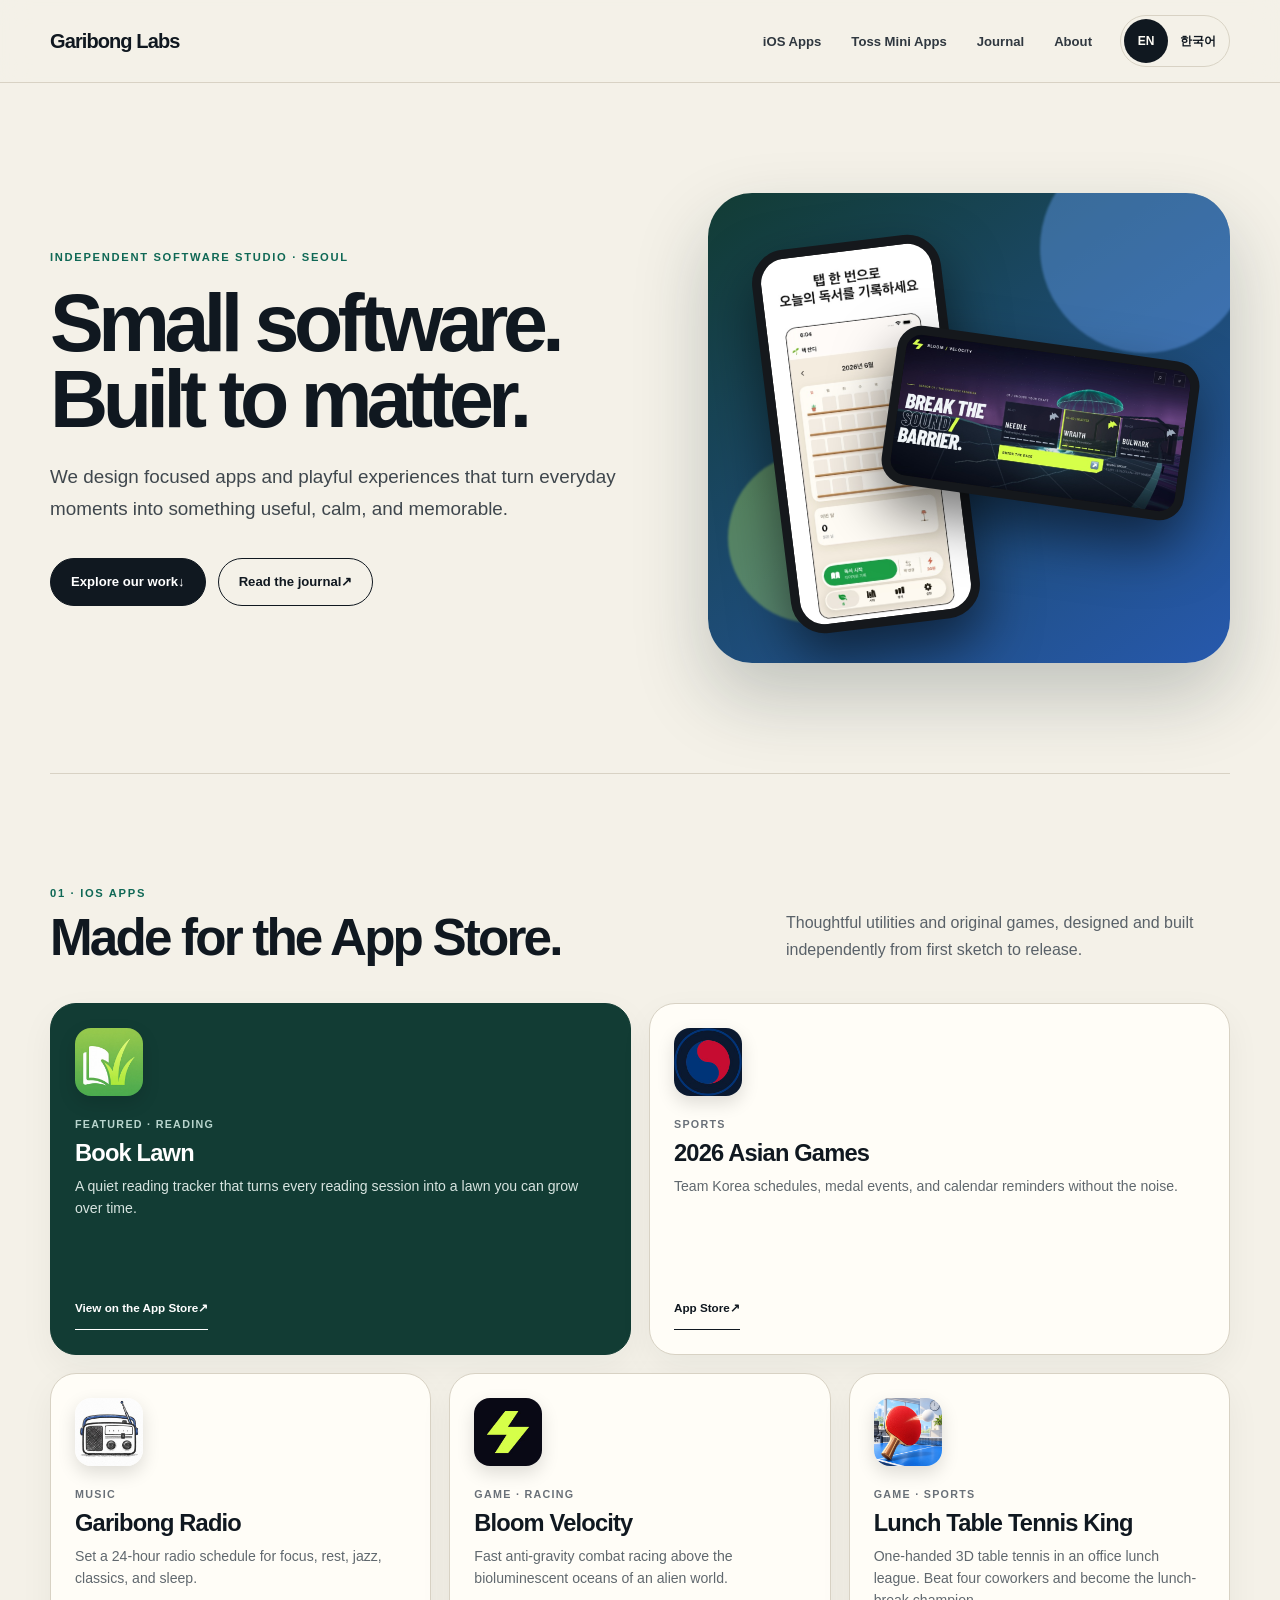
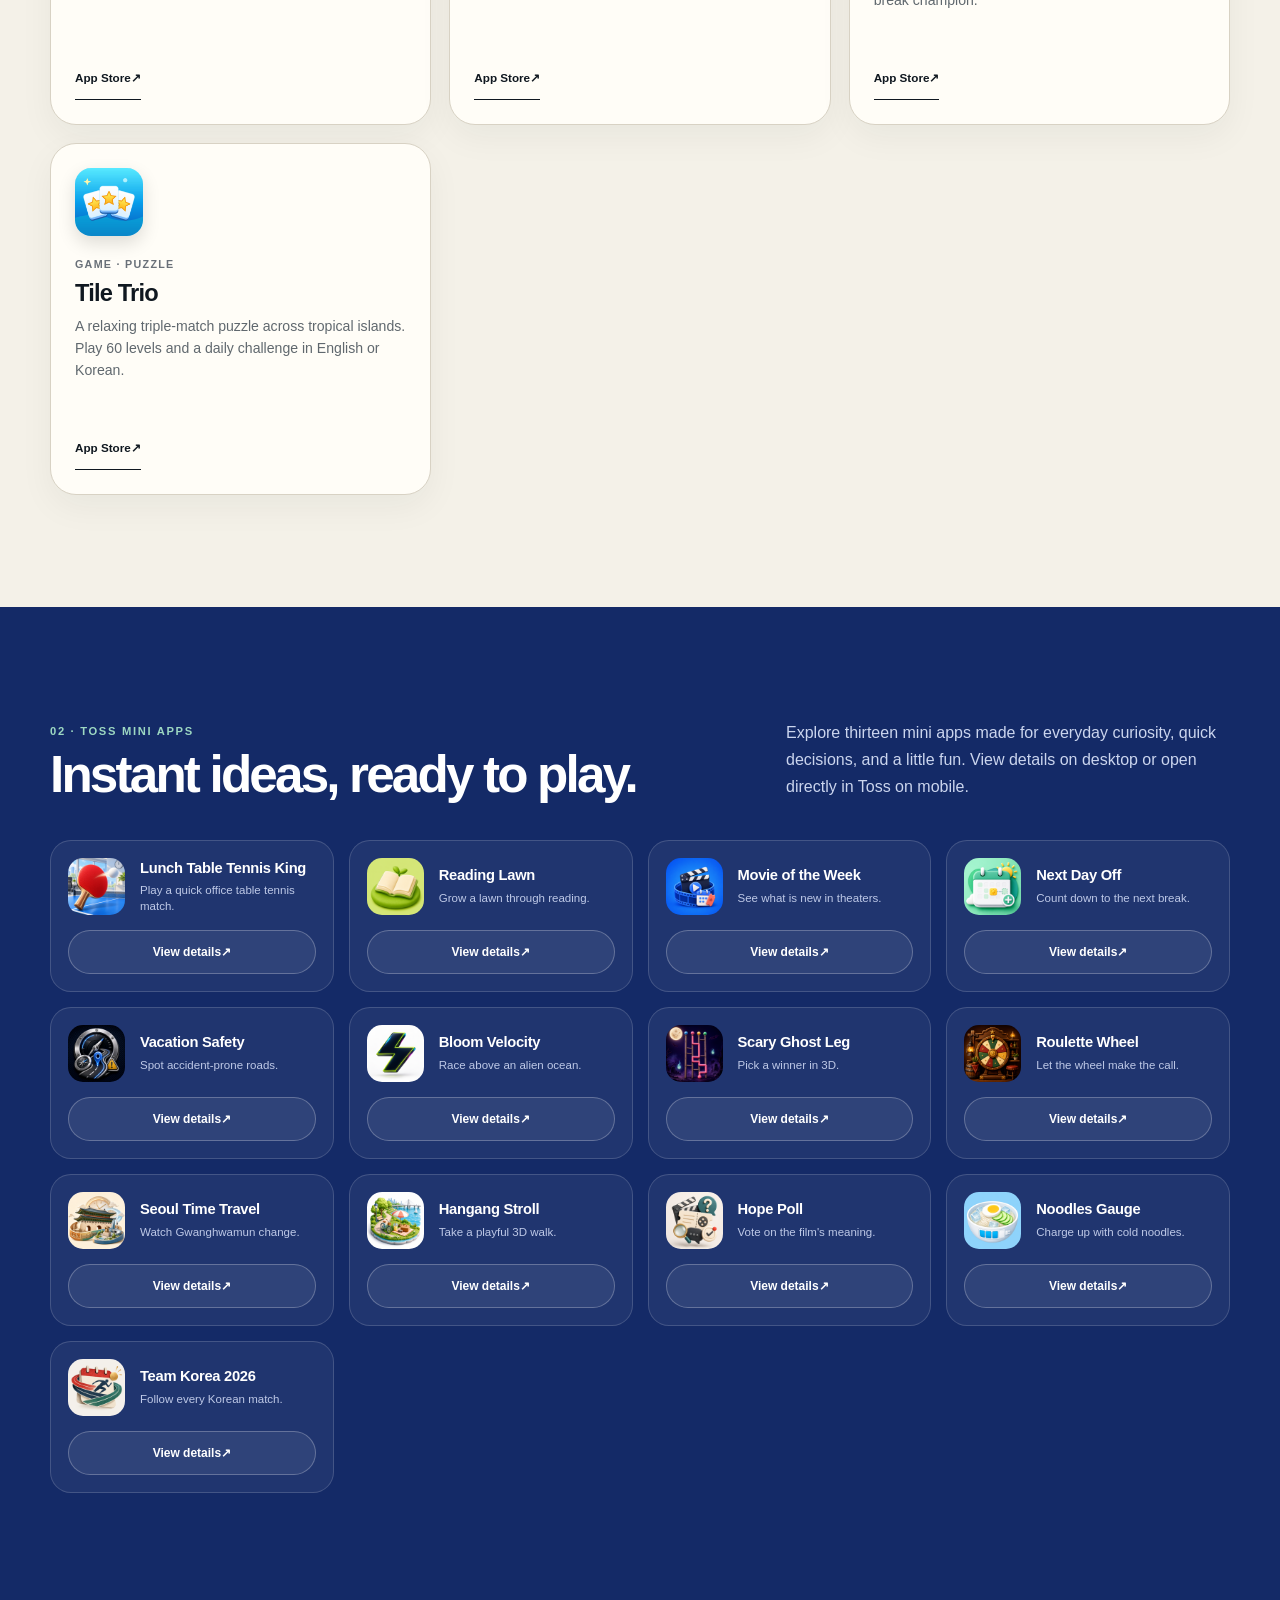
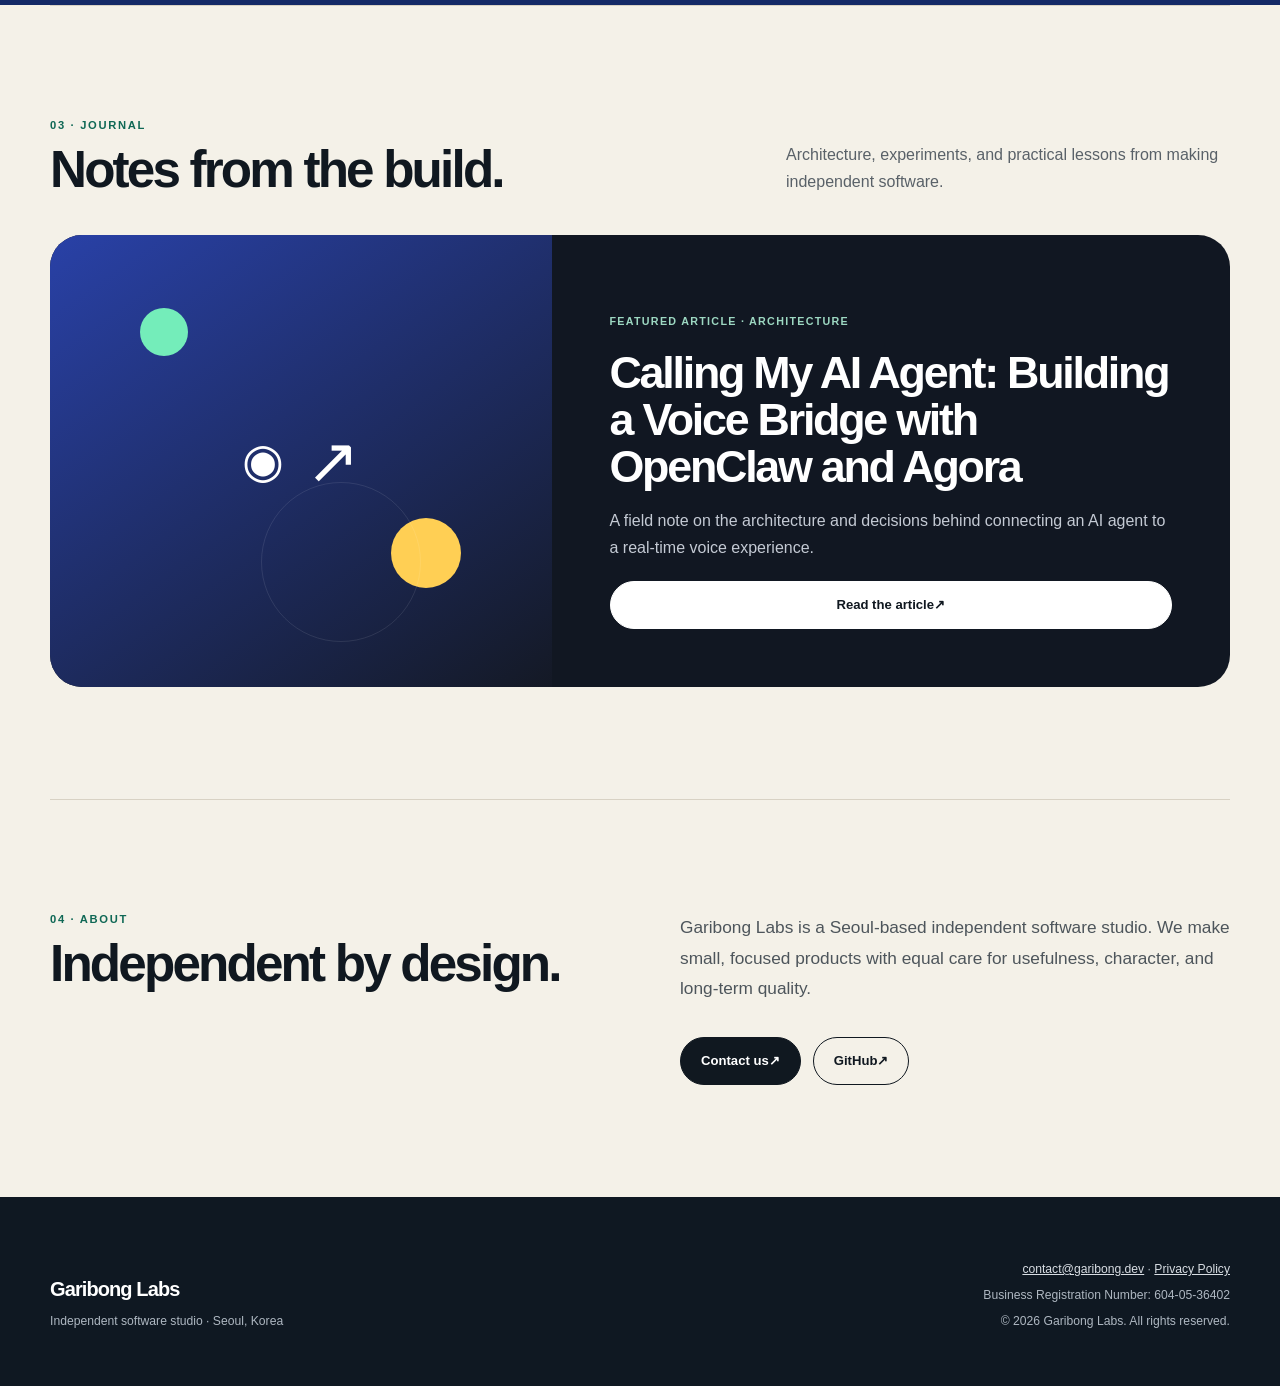
<file: index.html>
<!doctype html>
<html lang="en">
  <head>
    <meta charset="utf-8" />
    <meta name="viewport" content="width=device-width, initial-scale=1" />
    <meta name="theme-color" content="#f4f1e8" />
    <title>Garibong Labs · Independent Software Studio</title>
    <meta
      name="description"
      content="Garibong Labs is an independent software studio in Seoul, building thoughtful iOS apps, playful games, and Toss mini apps."
    />
    <link rel="canonical" href="https://garibong.dev/" />
    <link rel="icon" href="/assets/favicon.svg" type="image/svg+xml" />
    <meta
      property="og:title"
      content="Garibong Labs · Small software. Built to matter."
    />
    <meta
      property="og:description"
      content="Thoughtful iOS apps, playful games, and Toss mini apps from an independent studio in Seoul."
    />
    <meta property="og:type" content="website" />
    <meta property="og:url" content="https://garibong.dev/" />
    <link rel="stylesheet" href="/style.css" />
  </head>
  <body>
    <a class="skip-link" href="#main-content"><span data-i18n="skip">Skip to content</span></a>
    <header class="site-header">
      <div class="shell header-inner">
        <a class="wordmark" href="#top" aria-label="Garibong Labs, home" data-i18n-aria-label="a11y.0"
          ><span data-i18n="studio">Garibong Labs</span></a
        >
        <div class="language-switch" role="group" aria-label="Language" hidden>
          <button type="button" data-language="en" aria-pressed="true" lang="en">EN</button>
          <button type="button" data-language="ko" aria-pressed="false" lang="ko">한국어</button>
        </div>
        <nav aria-label="Primary navigation" data-i18n-aria-label="a11y.1">
          <ul class="nav-list">
            <li><a href="#ios-apps"><span data-i18n="nav.ios">iOS Apps</span></a></li>
            <li><a href="#toss-apps"><span data-i18n="nav.toss">Toss Mini Apps</span></a></li>
            <li><a href="#journal"><span data-i18n="nav.journal">Journal</span></a></li>
            <li><a href="#about"><span data-i18n="nav.about">About</span></a></li>
          </ul>
        </nav>
        <a class="nav-cta" href="#ios-apps"
          ><span data-i18n="nav.explore">Explore work</span> <span aria-hidden="true">↓</span></a
        >
      </div>
    </header>

    <main id="main-content">
      <section class="hero shell" id="top" aria-labelledby="hero-title">
        <div class="hero-copy">
          <p class="eyebrow"><span data-i18n="hero.eyebrow">Independent software studio · Seoul</span></p>
          <h1 id="hero-title"><span data-i18n="hero.line1">Small software.</span><br /><span data-i18n="hero.line2">Built to matter.</span></h1>
          <p class="hero-lede">
            <span data-i18n="hero.description">We design focused apps and playful experiences that turn everyday
            moments into something useful, calm, and memorable.</span>
          </p>
          <div class="button-row">
            <a class="button button--dark" href="#ios-apps"
              ><span data-i18n="hero.explore">Explore our work</span> <span aria-hidden="true">↓</span></a
            >
            <a class="button button--outline" href="#journal"
              ><span data-i18n="hero.journal">Read the journal</span> <span aria-hidden="true">↗</span></a
            >
          </div>
        </div>
        <div
          class="hero-art"
          aria-label="Book Lawn and Bloom Velocity app previews" data-i18n-aria-label="a11y.2"
        >
          <div class="glow glow--one" aria-hidden="true"></div>
          <div class="glow glow--two" aria-hidden="true"></div>
          <figure class="device device--portrait">
            <img
              src="/assets/ios/book-lawn-screen.jpg"
              alt="Book Lawn reading tracker screen" data-i18n-alt="a11y.3"
              width="444"
              height="960"
            />
          </figure>
          <figure class="device device--landscape">
            <img
              src="/assets/ios/bloom-screen.jpg"
              alt="Bloom Velocity anti-gravity racing game screen" data-i18n-alt="a11y.4"
              width="960"
              height="444"
            />
          </figure>
        </div>
      </section>

      <section class="section shell" id="ios-apps" aria-labelledby="ios-title">
        <div class="section-heading">
          <div>
            <p class="eyebrow"><span data-i18n="ios.eyebrow">01 · iOS Apps</span></p>
            <h2 id="ios-title"><span data-i18n="ios.title">Made for the App Store.</span></h2>
          </div>
          <p>
            <span data-i18n="ios.description">Thoughtful utilities and original games, designed and built
            independently from first sketch to release.</span>
          </p>
        </div>
        <div class="ios-grid">
          <article class="product-card product-card--featured">
            <div>
              <img
                class="app-icon"
                src="/assets/ios/book-lawn.jpg"
                alt=""
                width="512"
                height="512"
                loading="lazy"
                decoding="async"
              />
              <p class="card-kicker"><span data-i18n="ios.featured">Featured · Reading</span></p>
              <h3><span data-i18n="app.book">Book Lawn</span></h3>
              <p>
                <span data-i18n="app.book.description">A quiet reading tracker that turns every reading session into a
                lawn you can grow over time.</span>
              </p>
            </div>
            <a
              class="card-link card-link--light"
              href="https://apps.apple.com/app/book-lawn-reading-tracker/id6757746167"
              target="_blank"
              rel="noopener noreferrer"
              aria-label="View on the App Store — Book Lawn" data-i18n-aria-label="a11y.5"
              ><span data-i18n="ios.store.featured">View on the App Store</span> <span aria-hidden="true">↗</span></a
            >
          </article>

          <article class="product-card">
            <div>
              <img
                class="app-icon"
                src="/assets/ios/asian-games.jpg"
                alt=""
                width="512"
                height="512"
                loading="lazy"
                decoding="async"
              />
              <p class="card-kicker"><span data-i18n="category.sports">Sports</span></p>
              <h3><span data-i18n="app.asian">2026 Asian Games</span></h3>
              <p>
                <span data-i18n="app.asian.description">Team Korea schedules, medal events, and calendar reminders
                without the noise.</span>
              </p>
            </div>
            <a
              class="card-link"
              href="https://apps.apple.com/app/2026-%EC%95%84%EC%8B%9C%EC%95%88%EA%B2%8C%EC%9E%84-%ED%95%9C%EA%B5%AD%ED%8C%80-%EC%9D%BC%EC%A0%95/id6811900002"
              target="_blank"
              rel="noopener noreferrer"
              aria-label="View 2026 Asian Games on the App Store" data-i18n-aria-label="a11y.6"
              ><span data-i18n="ios.store">App Store</span> <span aria-hidden="true">↗</span></a
            >
          </article>

          <article class="product-card">
            <div>
              <img
                class="app-icon"
                src="/assets/ios/garibong-radio.jpg"
                alt=""
                width="512"
                height="512"
                loading="lazy"
                decoding="async"
              />
              <p class="card-kicker"><span data-i18n="category.music">Music</span></p>
              <h3><span data-i18n="app.radio">Garibong Radio</span></h3>
              <p>
                <span data-i18n="app.radio.description">Set a 24-hour radio schedule for focus, rest, jazz, classics,
                and sleep.</span>
              </p>
            </div>
            <a
              class="card-link"
              href="https://apps.apple.com/kr/app/id6757255846"
              target="_blank"
              rel="noopener noreferrer"
              aria-label="View Garibong Radio on the App Store" data-i18n-aria-label="a11y.7"
              ><span data-i18n="ios.store">App Store</span> <span aria-hidden="true">↗</span></a
            >
          </article>

          <article class="product-card">
            <div>
              <img
                class="app-icon"
                src="/assets/ios/bloom-velocity.jpg"
                alt=""
                width="512"
                height="512"
                loading="lazy"
                decoding="async"
              />
              <p class="card-kicker"><span data-i18n="category.racing">Game · Racing</span></p>
              <h3><span data-i18n="app.bloom">Bloom Velocity</span></h3>
              <p>
                <span data-i18n="app.bloom.description">Fast anti-gravity combat racing above the bioluminescent oceans
                of an alien world.</span>
              </p>
            </div>
            <a
              class="card-link"
              href="https://apps.apple.com/app/bloom-velocity/id6809160127"
              target="_blank"
              rel="noopener noreferrer"
              aria-label="View Bloom Velocity on the App Store" data-i18n-aria-label="a11y.8"
              ><span data-i18n="ios.store">App Store</span> <span aria-hidden="true">↗</span></a
            >
          </article>

          <article class="product-card">
            <div>
              <img
                class="app-icon"
                src="/assets/ios/lunch-table-tennis-king.jpg"
                alt=""
                width="512"
                height="512"
                loading="lazy"
                decoding="async"
              />
              <p class="card-kicker"><span data-i18n="category.sportsgame">Game · Sports</span></p>
              <h3><span data-i18n="app.tennis">Lunch Table Tennis King</span></h3>
              <p>
                <span data-i18n="app.tennis.description">One-handed 3D table tennis in an office lunch league. Beat four
                coworkers and become the lunch-break champion.</span>
              </p>
            </div>
            <a
              class="card-link"
              href="https://apps.apple.com/app/id6819986217"
              target="_blank"
              rel="noopener noreferrer"
              aria-label="View Lunch Table Tennis King on the App Store" data-i18n-aria-label="a11y.9"
              ><span data-i18n="ios.store">App Store</span> <span aria-hidden="true">↗</span></a
            >
          </article>

          <article class="product-card">
            <div>
              <img
                class="app-icon"
                src="/assets/ios/tile-trio.jpg"
                alt=""
                width="512"
                height="512"
                loading="lazy"
                decoding="async"
              />
              <p class="card-kicker"><span data-i18n="category.puzzle">Game · Puzzle</span></p>
              <h3><span data-i18n="app.tile">Tile Trio</span></h3>
              <p>
                <span data-i18n="app.tile.description">A relaxing triple-match puzzle across tropical islands. Play
                60 levels and a daily challenge in English or Korean.</span>
              </p>
            </div>
            <a
              class="card-link"
              href="https://apps.apple.com/app/id6819204712"
              target="_blank"
              rel="noopener noreferrer"
              aria-label="View Tile Trio on the App Store" data-i18n-aria-label="a11y.10"
              ><span data-i18n="ios.store">App Store</span> <span aria-hidden="true">↗</span></a
            >
          </article>
        </div>
      </section>

      <section
        class="section section--blue"
        id="toss-apps"
        aria-labelledby="toss-title"
      >
        <div class="shell">
          <div class="section-heading section-heading--light">
            <div>
              <p class="eyebrow eyebrow--light"><span data-i18n="toss.eyebrow">02 · Toss Mini Apps</span></p>
              <h2 id="toss-title"><span data-i18n="toss.title">Instant ideas, ready to play.</span></h2>
            </div>
            <p>
              <span data-i18n="toss.description">Explore thirteen mini apps made for everyday curiosity, quick
              decisions, and a little fun. View details on desktop or open
              directly in Toss on mobile.</span>
            </p>
          </div>
          <ul class="mini-grid" aria-label="Live Toss mini apps" data-i18n-aria-label="a11y.11">
            <li class="mini-card">
              <img
                src="/assets/toss/lunch-table-tennis-king.png"
                alt=""
                width="600"
                height="600"
                loading="lazy"
                decoding="async"
              />
              <div>
                <h3><span data-i18n="app.tennis">Lunch Table Tennis King</span></h3>
                <p><span data-i18n="toss.tennis.description">Play a quick office table tennis match.</span></p>
              </div>
              <a
                class="mini-link"
                href="intoss://table-tennis-game"
                aria-label="Open in Toss — Lunch Table Tennis King" data-i18n-aria-label="a11y.12"
                ><span data-i18n="toss.open">Open in Toss</span> <span aria-hidden="true">↗</span></a
              >
              <a
                class="mini-detail"
                href="https://tossminiapp.com/d/table-tennis-game?referrer=miniapp_detail_share"
                target="_blank"
                rel="noopener noreferrer"
                aria-label="View details — Lunch Table Tennis King (opens in a new tab)" data-i18n-aria-label="a11y.13"
                ><span data-i18n="toss.details">View details</span> <span aria-hidden="true">↗</span></a
              >
            </li>
            <li class="mini-card">
              <img
                src="/assets/toss/reading-lawn.png"
                alt=""
                width="600"
                height="600"
                loading="lazy"
                decoding="async"
              />
              <div>
                <h3><span data-i18n="toss.reading">Reading Lawn</span></h3>
                <p><span data-i18n="toss.reading.description">Grow a lawn through reading.</span></p>
              </div>
              <a
                class="mini-link"
                href="intoss://reading-lawn"
                aria-label="Open in Toss — Reading Lawn" data-i18n-aria-label="a11y.14"
                ><span data-i18n="toss.open">Open in Toss</span> <span aria-hidden="true">↗</span></a
              >
              <a
                class="mini-detail"
                href="https://tossminiapp.com/d/reading-lawn?referrer=miniapp_detail_share"
                target="_blank"
                rel="noopener noreferrer"
                aria-label="View details — Reading Lawn (opens in a new tab)" data-i18n-aria-label="a11y.15"
                ><span data-i18n="toss.details">View details</span> <span aria-hidden="true">↗</span></a
              >
            </li>
            <li class="mini-card">
              <img
                src="/assets/toss/movie-of-the-week.png"
                alt=""
                width="600"
                height="600"
                loading="lazy"
                decoding="async"
              />
              <div>
                <h3><span data-i18n="toss.movie">Movie of the Week</span></h3>
                <p><span data-i18n="toss.movie.description">See what is new in theaters.</span></p>
              </div>
              <a
                class="mini-link"
                href="intoss://movie-oftheweek"
                aria-label="Open in Toss — Movie of the Week" data-i18n-aria-label="a11y.16"
                ><span data-i18n="toss.open">Open in Toss</span> <span aria-hidden="true">↗</span></a
              >
              <a
                class="mini-detail"
                href="https://tossminiapp.com/d/movie-oftheweek?referrer=miniapp_detail_share"
                target="_blank"
                rel="noopener noreferrer"
                aria-label="View details — Movie of the Week (opens in a new tab)" data-i18n-aria-label="a11y.17"
                ><span data-i18n="toss.details">View details</span> <span aria-hidden="true">↗</span></a
              >
            </li>
            <li class="mini-card">
              <img
                src="/assets/toss/next-day-off.png"
                alt=""
                width="600"
                height="600"
                loading="lazy"
                decoding="async"
              />
              <div>
                <h3><span data-i18n="toss.offday">Next Day Off</span></h3>
                <p><span data-i18n="toss.offday.description">Count down to the next break.</span></p>
              </div>
              <a
                class="mini-link"
                href="intoss://offday-calendar"
                aria-label="Open in Toss — Next Day Off" data-i18n-aria-label="a11y.18"
                ><span data-i18n="toss.open">Open in Toss</span> <span aria-hidden="true">↗</span></a
              >
              <a
                class="mini-detail"
                href="https://tossminiapp.com/d/offday-calendar?referrer=miniapp_detail_share"
                target="_blank"
                rel="noopener noreferrer"
                aria-label="View details — Next Day Off (opens in a new tab)" data-i18n-aria-label="a11y.19"
                ><span data-i18n="toss.details">View details</span> <span aria-hidden="true">↗</span></a
              >
            </li>
            <li class="mini-card">
              <img
                src="/assets/toss/vacation-safety.png"
                alt=""
                width="600"
                height="600"
                loading="lazy"
                decoding="async"
              />
              <div>
                <h3><span data-i18n="toss.vacation">Vacation Safety</span></h3>
                <p><span data-i18n="toss.vacation.description">Spot accident-prone roads.</span></p>
              </div>
              <a
                class="mini-link"
                href="intoss://vacation-safety-map"
                aria-label="Open in Toss — Vacation Safety" data-i18n-aria-label="a11y.20"
                ><span data-i18n="toss.open">Open in Toss</span> <span aria-hidden="true">↗</span></a
              >
              <a
                class="mini-detail"
                href="https://tossminiapp.com/d/vacation-safety-map?referrer=miniapp_detail_share"
                target="_blank"
                rel="noopener noreferrer"
                aria-label="View details — Vacation Safety (opens in a new tab)" data-i18n-aria-label="a11y.21"
                ><span data-i18n="toss.details">View details</span> <span aria-hidden="true">↗</span></a
              >
            </li>
            <li class="mini-card">
              <img
                src="/assets/toss/bloom-velocity.png"
                alt=""
                width="600"
                height="600"
                loading="lazy"
                decoding="async"
              />
              <div>
                <h3><span data-i18n="app.bloom">Bloom Velocity</span></h3>
                <p><span data-i18n="toss.bloom.description">Race above an alien ocean.</span></p>
              </div>
              <a
                class="mini-link"
                href="intoss://ghost-leg-3d"
                aria-label="Open in Toss — Bloom Velocity" data-i18n-aria-label="a11y.22"
                ><span data-i18n="toss.open">Open in Toss</span> <span aria-hidden="true">↗</span></a
              >
              <a
                class="mini-detail"
                href="https://tossminiapp.com/d/ghost-leg-3d?referrer=miniapp_detail_share"
                target="_blank"
                rel="noopener noreferrer"
                aria-label="View details — Bloom Velocity (opens in a new tab)" data-i18n-aria-label="a11y.23"
                ><span data-i18n="toss.details">View details</span> <span aria-hidden="true">↗</span></a
              >
            </li>
            <li class="mini-card">
              <img
                src="/assets/toss/scary-ghost-leg.png"
                alt=""
                width="600"
                height="600"
                loading="lazy"
                decoding="async"
              />
              <div>
                <h3><span data-i18n="toss.ghost">Scary Ghost Leg</span></h3>
                <p><span data-i18n="toss.ghost.description">Pick a winner in 3D.</span></p>
              </div>
              <a
                class="mini-link"
                href="intoss://scary-ghost-leg"
                aria-label="Open in Toss — Scary Ghost Leg" data-i18n-aria-label="a11y.24"
                ><span data-i18n="toss.open">Open in Toss</span> <span aria-hidden="true">↗</span></a
              >
              <a
                class="mini-detail"
                href="https://tossminiapp.com/d/scary-ghost-leg?referrer=miniapp_detail_share"
                target="_blank"
                rel="noopener noreferrer"
                aria-label="View details — Scary Ghost Leg (opens in a new tab)" data-i18n-aria-label="a11y.25"
                ><span data-i18n="toss.details">View details</span> <span aria-hidden="true">↗</span></a
              >
            </li>
            <li class="mini-card">
              <img
                src="/assets/toss/roulette-wheel.png"
                alt=""
                width="600"
                height="600"
                loading="lazy"
                decoding="async"
              />
              <div>
                <h3><span data-i18n="toss.roulette">Roulette Wheel</span></h3>
                <p><span data-i18n="toss.roulette.description">Let the wheel make the call.</span></p>
              </div>
              <a
                class="mini-link"
                href="intoss://roulette-wheel"
                aria-label="Open in Toss — Roulette Wheel" data-i18n-aria-label="a11y.26"
                ><span data-i18n="toss.open">Open in Toss</span> <span aria-hidden="true">↗</span></a
              >
              <a
                class="mini-detail"
                href="https://tossminiapp.com/d/roulette-wheel?referrer=miniapp_detail_share"
                target="_blank"
                rel="noopener noreferrer"
                aria-label="View details — Roulette Wheel (opens in a new tab)" data-i18n-aria-label="a11y.27"
                ><span data-i18n="toss.details">View details</span> <span aria-hidden="true">↗</span></a
              >
            </li>
            <li class="mini-card">
              <img
                src="/assets/toss/seoul-time-travel.png"
                alt=""
                width="600"
                height="600"
                loading="lazy"
                decoding="async"
              />
              <div>
                <h3><span data-i18n="toss.seoul">Seoul Time Travel</span></h3>
                <p><span data-i18n="toss.seoul.description">Watch Gwanghwamun change.</span></p>
              </div>
              <a
                class="mini-link"
                href="intoss://seoul-time-travel"
                aria-label="Open in Toss — Seoul Time Travel" data-i18n-aria-label="a11y.28"
                ><span data-i18n="toss.open">Open in Toss</span> <span aria-hidden="true">↗</span></a
              >
              <a
                class="mini-detail"
                href="https://tossminiapp.com/d/seoul-time-travel?referrer=miniapp_detail_share"
                target="_blank"
                rel="noopener noreferrer"
                aria-label="View details — Seoul Time Travel (opens in a new tab)" data-i18n-aria-label="a11y.29"
                ><span data-i18n="toss.details">View details</span> <span aria-hidden="true">↗</span></a
              >
            </li>
            <li class="mini-card">
              <img
                src="/assets/toss/hangang-stroll.png"
                alt=""
                width="600"
                height="600"
                loading="lazy"
                decoding="async"
              />
              <div>
                <h3><span data-i18n="toss.hangang">Hangang Stroll</span></h3>
                <p><span data-i18n="toss.hangang.description">Take a playful 3D walk.</span></p>
              </div>
              <a
                class="mini-link"
                href="intoss://find-hidden-objects"
                aria-label="Open in Toss — Hangang Stroll" data-i18n-aria-label="a11y.30"
                ><span data-i18n="toss.open">Open in Toss</span> <span aria-hidden="true">↗</span></a
              >
              <a
                class="mini-detail"
                href="https://tossminiapp.com/d/find-hidden-objects?referrer=miniapp_detail_share"
                target="_blank"
                rel="noopener noreferrer"
                aria-label="View details — Hangang Stroll (opens in a new tab)" data-i18n-aria-label="a11y.31"
                ><span data-i18n="toss.details">View details</span> <span aria-hidden="true">↗</span></a
              >
            </li>
            <li class="mini-card">
              <img
                src="/assets/toss/hope-poll.png"
                alt=""
                width="600"
                height="600"
                loading="lazy"
                decoding="async"
              />
              <div>
                <h3><span data-i18n="toss.hope">Hope Poll</span></h3>
                <p><span data-i18n="toss.hope.description">Vote on the film's meaning.</span></p>
              </div>
              <a
                class="mini-link"
                href="intoss://movie-hope"
                aria-label="Open in Toss — Hope Poll" data-i18n-aria-label="a11y.32"
                ><span data-i18n="toss.open">Open in Toss</span> <span aria-hidden="true">↗</span></a
              >
              <a
                class="mini-detail"
                href="https://tossminiapp.com/d/movie-hope?referrer=miniapp_detail_share"
                target="_blank"
                rel="noopener noreferrer"
                aria-label="View details — Hope Poll (opens in a new tab)" data-i18n-aria-label="a11y.33"
                ><span data-i18n="toss.details">View details</span> <span aria-hidden="true">↗</span></a
              >
            </li>
            <li class="mini-card">
              <img
                src="/assets/toss/noodles-gauge.png"
                alt=""
                width="600"
                height="600"
                loading="lazy"
                decoding="async"
              />
              <div>
                <h3><span data-i18n="toss.noodles">Noodles Gauge</span></h3>
                <p><span data-i18n="toss.noodles.description">Charge up with cold noodles.</span></p>
              </div>
              <a
                class="mini-link"
                href="intoss://cold-noodles-gauge"
                aria-label="Open in Toss — Noodles Gauge" data-i18n-aria-label="a11y.34"
                ><span data-i18n="toss.open">Open in Toss</span> <span aria-hidden="true">↗</span></a
              >
              <a
                class="mini-detail"
                href="https://tossminiapp.com/d/cold-noodles-gauge?referrer=miniapp_detail_share"
                target="_blank"
                rel="noopener noreferrer"
                aria-label="View details — Noodles Gauge (opens in a new tab)" data-i18n-aria-label="a11y.35"
                ><span data-i18n="toss.details">View details</span> <span aria-hidden="true">↗</span></a
              >
            </li>
            <li class="mini-card">
              <img
                src="/assets/toss/team-korea-2026.png"
                alt=""
                width="600"
                height="600"
                loading="lazy"
                decoding="async"
              />
              <div>
                <h3><span data-i18n="toss.korea">Team Korea 2026</span></h3>
                <p><span data-i18n="toss.korea.description">Follow every Korean match.</span></p>
              </div>
              <a
                class="mini-link"
                href="intoss://asian-games-2026"
                aria-label="Open in Toss — Team Korea 2026" data-i18n-aria-label="a11y.36"
                ><span data-i18n="toss.open">Open in Toss</span> <span aria-hidden="true">↗</span></a
              >
              <a
                class="mini-detail"
                href="https://tossminiapp.com/d/asian-games-2026?referrer=miniapp_detail_share"
                target="_blank"
                rel="noopener noreferrer"
                aria-label="View details — Team Korea 2026 (opens in a new tab)" data-i18n-aria-label="a11y.37"
                ><span data-i18n="toss.details">View details</span> <span aria-hidden="true">↗</span></a
              >
            </li>
          </ul>
        </div>
      </section>

      <section
        class="section shell"
        id="journal"
        aria-labelledby="journal-title"
      >
        <div class="section-heading">
          <div>
            <p class="eyebrow"><span data-i18n="journal.eyebrow">03 · Journal</span></p>
            <h2 id="journal-title"><span data-i18n="journal.title">Notes from the build.</span></h2>
          </div>
          <p>
            <span data-i18n="journal.description">Architecture, experiments, and practical lessons from making
            independent software.</span>
          </p>
        </div>
        <article class="journal-card">
          <div class="journal-art" aria-hidden="true">
            <div class="signal signal--a"></div>
            <div class="signal signal--b"></div>
            <div class="signal signal--c"></div>
            <span>◉</span><span class="journal-arrow">↗</span>
          </div>
          <div class="journal-copy">
            <p class="card-kicker card-kicker--light">
              <span data-i18n="journal.featured">Featured article · Architecture</span>
            </p>
            <h3>
              <span data-i18n="journal.article">Calling My AI Agent: Building a Voice Bridge with OpenClaw and
              Agora</span>
            </h3>
            <p>
              <span data-i18n="journal.summary">A field note on the architecture and decisions behind connecting
              an AI agent to a real-time voice experience.</span>
            </p>
            <a
              class="button button--light"
              href="https://bongman.tistory.com/1906"
              target="_blank"
              rel="noopener noreferrer"
              ><span data-i18n="journal.read">Read the article</span> <span aria-hidden="true">↗</span></a
            >
          </div>
        </article>
      </section>

      <section
        class="section about shell"
        id="about"
        aria-labelledby="about-title"
      >
        <div>
          <p class="eyebrow"><span data-i18n="about.eyebrow">04 · About</span></p>
          <h2 id="about-title"><span data-i18n="about.title">Independent by design.</span></h2>
        </div>
        <div class="about-copy">
          <p>
            <span data-i18n="about.description">Garibong Labs is a Seoul-based independent software studio. We make
            small, focused products with equal care for usefulness, character,
            and long-term quality.</span>
          </p>
          <div class="button-row">
            <a class="button button--dark" href="mailto:contact@garibong.dev"
              ><span data-i18n="about.contact">Contact us</span> <span aria-hidden="true">↗</span></a
            >
            <a
              class="button button--outline"
              href="https://github.com/Hamjoon"
              target="_blank"
              rel="noopener noreferrer"
              ><span data-i18n="about.github">GitHub</span> <span aria-hidden="true">↗</span></a
            >
          </div>
        </div>
      </section>
    </main>

    <footer class="site-footer">
      <div class="shell footer-inner">
        <div>
          <p class="wordmark wordmark--footer"><span data-i18n="studio">Garibong Labs</span></p>
          <p><span data-i18n="footer.location">Independent software studio · Seoul, Korea</span></p>
        </div>
        <div class="footer-meta">
          <p>
            <a href="mailto:contact@garibong.dev"><span data-i18n="footer.email">contact@garibong.dev</span></a> ·
            <a
              href="https://glaze-adasaurus-f8d.notion.site/Privacy-Policy-2d688ca270ad80ed8183c5e4d308847b"
              target="_blank"
              rel="noopener noreferrer"
              ><span data-i18n="footer.privacy">Privacy Policy</span></a
            >
          </p>
          <p><span data-i18n="footer.business">Business Registration Number: 604-05-36402</span></p>
          <p><span data-i18n="footer.copyright">© 2026 Garibong Labs. All rights reserved.</span></p>
        </div>
      </div>
    </footer>
    <script src="/assets/i18n.js" defer></script>
  </body>
</html>
</file>
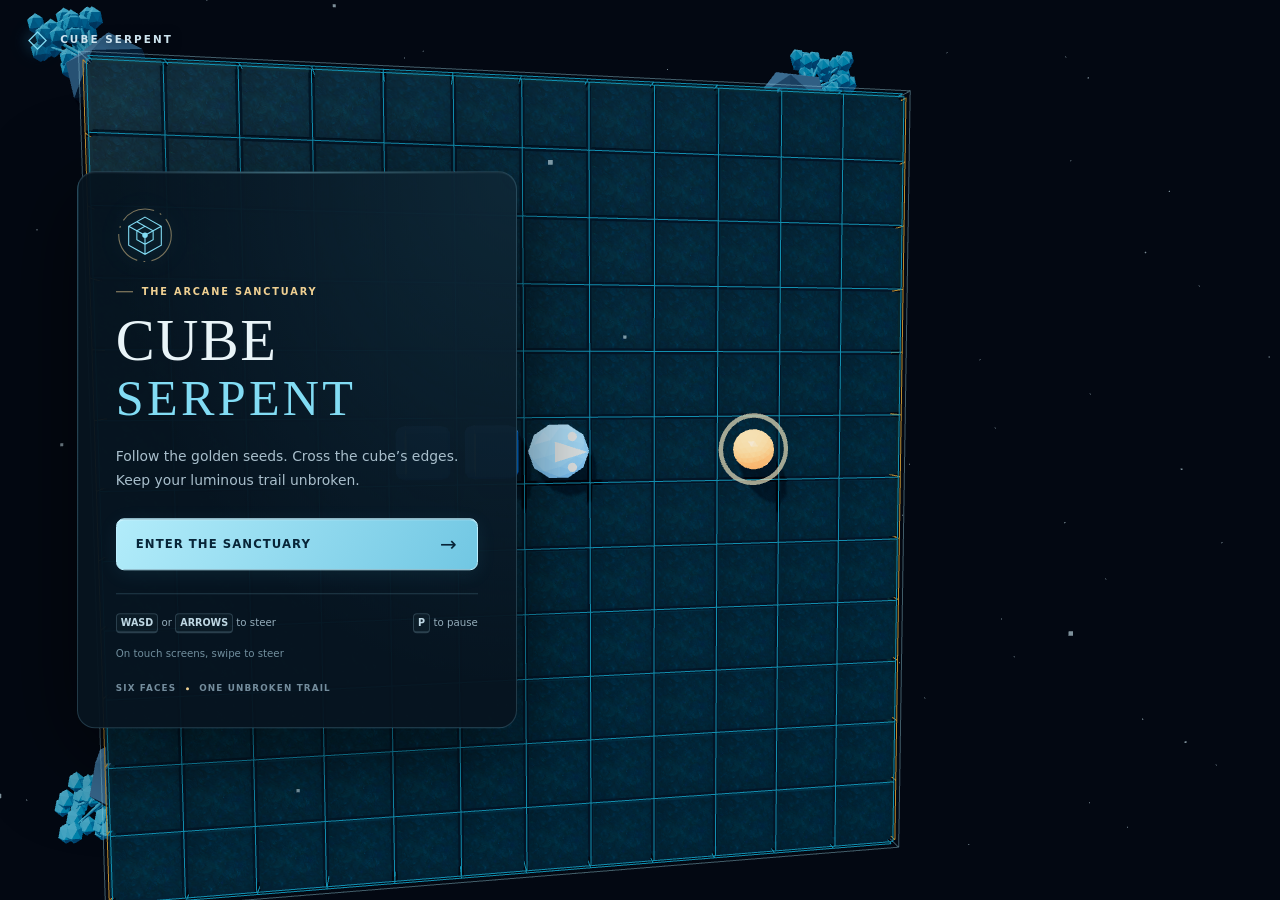
<file: cube-serpent/index.html>
<!doctype html>
<html lang="en">
  <head>
    <meta charset="UTF-8" />
    <meta name="viewport" content="width=device-width, initial-scale=1.0, viewport-fit=cover" />
    <meta name="theme-color" content="#030812" />
    <link rel="icon" href="/cube-serpent/favicon.svg" type="image/svg+xml" />
    <meta
      name="description"
      content="Steer a luminous serpent across every face of a living cube, collect seeds, grow, and survive your own trail."
    />
    <title>Cube Serpent</title>
    <script type="module" crossorigin src="/cube-serpent/assets/index-BgMY5Oo7.js"></script>
    <link rel="stylesheet" crossorigin href="/cube-serpent/assets/index-D_RxlvSW.css">
  </head>
  <body>
    <main id="app">
      <canvas id="game-canvas" aria-label="Cube Serpent six-face game board"></canvas>
      <header id="brand-bar">
        <span class="brand-mark" aria-hidden="true">◇</span>
        <span>CUBE SERPENT</span>
      </header>
      <section id="hud" aria-label="Score and game controls" hidden>
        <div class="hud-row">
          <div class="hud-metric score-metric">
            <span>Score</span>
            <strong id="score-value">000000</strong>
          </div>
          <div class="hud-metric">
            <span>Best</span>
            <strong id="high-score-value">000000</strong>
          </div>
          <div id="status-line"><span class="status-dot"></span><span id="status-copy">Find the seed</span></div>
          <button id="mute-button" class="icon-button" type="button" aria-label="Mute sound" aria-pressed="false" title="Sound"><svg viewBox="0 0 24 24" aria-hidden="true"><path d="M11 5 6 9H3v6h3l5 4Z"/><path class="sound-waves" d="M15 8a6 6 0 0 1 0 8m3-11a10 10 0 0 1 0 14"/><path class="mute-slash" d="m16 9 5 6m0-6-5 6"/></svg></button>
          <button id="motion-button" class="icon-button" type="button" aria-label="Reduce motion" aria-pressed="false" title="Motion preference"><svg viewBox="0 0 24 24" aria-hidden="true"><path d="M20 12a8 8 0 1 1-8-8"/><path d="M12 8a4 4 0 1 0 4 4M16 4h4v4"/></svg></button>
          <button id="pause-button" class="icon-button" type="button" aria-label="Pause game" title="Pause"><svg viewBox="0 0 24 24" aria-hidden="true"><path d="M8 5v14M16 5v14" stroke-width="3"/></svg></button>
        </div>
        <div id="combo-meter" hidden>
          <strong id="combo-value">×1</strong>
          <div class="combo-copy"><span>CHAIN</span><span id="combo-state">Keep it alive</span></div>
          <div id="combo-segments" aria-hidden="true">
            <i></i><i></i><i></i><i></i>
          </div>
        </div>
      </section>

      <section id="title-panel" class="overlay-panel" aria-labelledby="game-title">
        <svg class="menu-sigil" viewBox="0 0 64 64" fill="none" stroke="currentColor" stroke-width="1.2" aria-hidden="true">
          <circle class="orbit" cx="32" cy="32" r="29" stroke-dasharray="38 7 2 7"/>
          <path d="m32 12 18 10v21L32 53 14 43V22Zm0 20 18-10M32 32 14 22m18 10v21M23 17l18 10v10l-9 5-9-5V27l9-5"/>
          <circle cx="32" cy="32" r="3" fill="currentColor" stroke="none"/>
        </svg>
        <div class="eyebrow">The arcane sanctuary</div>
        <h1 id="game-title">CUBE <em>SERPENT</em></h1>
        <p>Follow the golden seeds. Cross the cube’s edges. Keep your luminous trail unbroken.</p>
        <button id="start-button" class="primary-button" type="button"><span>ENTER THE SANCTUARY</span><span aria-hidden="true">→</span></button>
        <div class="controls-copy">
          <span><kbd>WASD</kbd> or <kbd>ARROWS</kbd> to steer</span>
          <span>On touch screens, swipe to steer</span>
          <span><kbd>P</kbd> to pause</span>
        </div>
        <div class="menu-footer"><span>Six faces</span><i></i><span>One unbroken trail</span></div>
      </section>

      <section id="pause-panel" class="overlay-panel compact-panel" aria-labelledby="pause-title" hidden>
        <div class="eyebrow">TAKE A BREATH</div>
        <h2 id="pause-title">Paused</h2>
        <button id="resume-button" class="primary-button" type="button"><span>RESUME</span><span aria-hidden="true">→</span></button>
        <button id="restart-pause-button" class="secondary-button" type="button">Restart run</button>
        <div class="preference-row">
          <button id="pause-mute-button" class="secondary-button" type="button" aria-pressed="false">Sound on</button>
          <button id="pause-motion-button" class="secondary-button" type="button" aria-pressed="false">Full motion</button>
        </div>
      </section>

      <section id="game-over-panel" class="overlay-panel compact-panel" aria-labelledby="game-over-title" hidden>
        <div id="result-eyebrow" class="eyebrow">TRAIL CROSSED</div>
        <h2 id="game-over-title">The garden wins.</h2>
        <p id="collision-copy">You met your own trail.</p>
        <div class="final-score"><span>Final score</span><strong id="final-score">0000</strong><b id="new-best" hidden>NEW BEST</b></div>
        <button id="retry-button" class="primary-button" type="button"><span>RUN IT BACK</span><span aria-hidden="true">↻</span></button>
        <button id="copy-result-button" class="secondary-button" type="button">Copy result</button>
        <div id="copy-notice" role="status" hidden></div>
        <span class="shortcut-copy">Press <kbd>Space</kbd>, <kbd>Enter</kbd>, or tap to retry</span>
      </section>

      <div id="game-callout" aria-hidden="true"><span id="callout-label">EDGE ROUTE</span><strong id="callout-copy">RIGHT FACE</strong></div>
      <div id="live-region" class="sr-only" aria-live="polite" aria-atomic="true"></div>
    </main>
  </body>
</html>
</file>
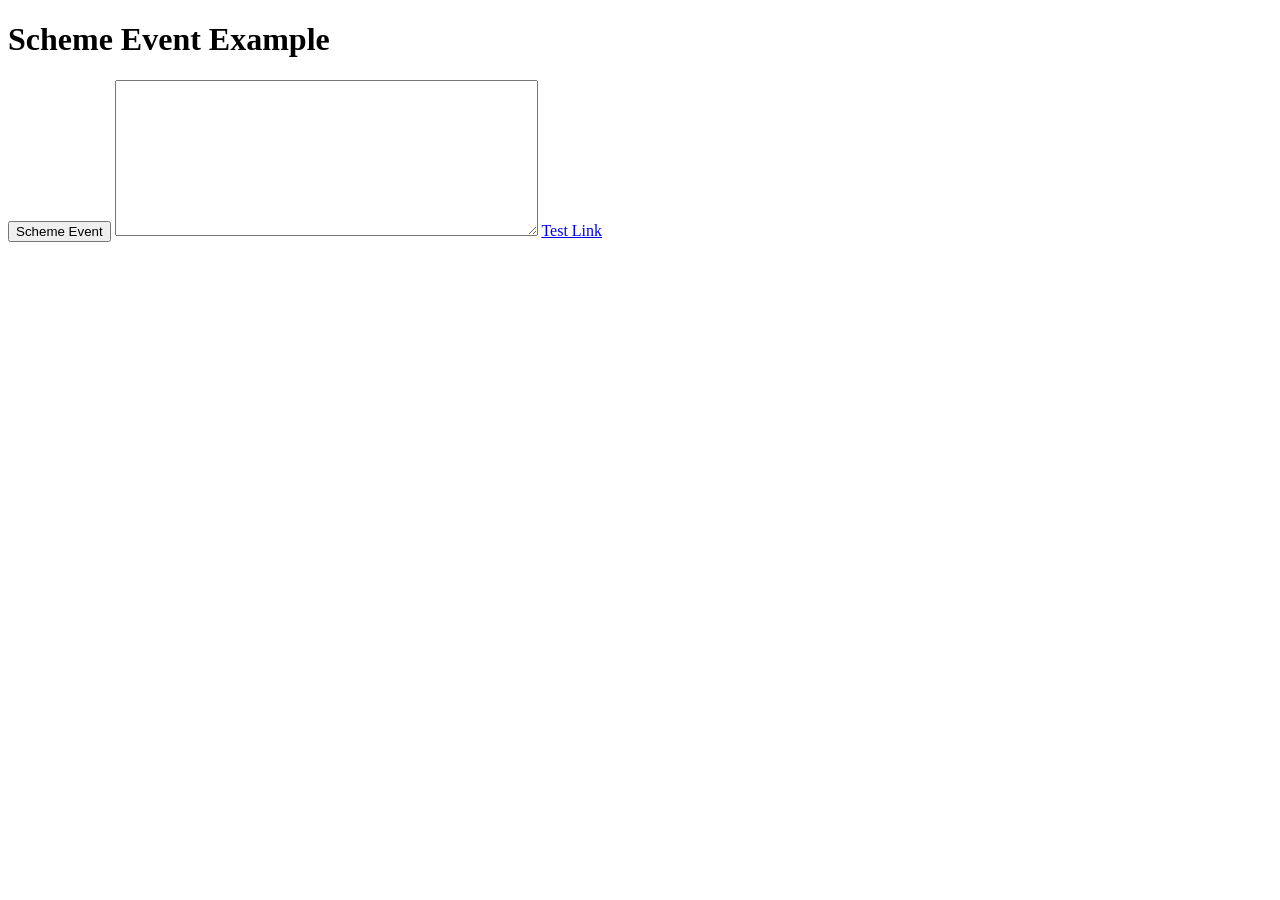
<file: index_backup.html>
<!DOCTYPE html>
<html lang="en">
<head>
    <meta charset="UTF-8">
    <meta name="viewport" content="width=device-width, initial-scale=1.0">
    <title>Scheme Event Test</title>
    <script type="text/javascript">
        // Scheme을 통해 네이티브 앱과 상호작용
        const handleScheme = () => {
            // 'adf_tron://close' 스킴을 호출하여 네이티브 앱의 함수를 호출
            window.location.replace('adftron://calltest');
        }

        // 네이티브 앱에서 JS로 메시지를 보낼 때 호출되는 콜백 함수
        function callbackJS(msg) {
            // 로그 박스에 메시지 출력
            document.getElementById('logBox').value += "\n" + msg;
        }
    </script>
</head>
<body>
    <h1>Scheme Event Example</h1>
    <button onclick="handleScheme()">Scheme Event</button> <!-- 버튼 클릭으로 handleScheme 호출 -->

    <!-- 로그가 출력될 텍스트 박스 -->
    <textarea id="logBox" rows="10" cols="50" readonly></textarea>

    <a href="adftron://close">Test Link</a>
</body>
</html>
</file>
<file: style.css>
:root {
  --paper: #f4f1e8;
  --surface: #fffdf7;
  --ink: #101820;
  --muted: #596168;
  --line: #d8d2c4;
  --green: #0f6855;
  --blue: #142a67;
  --lime: #cfff62;
  --focus: #ff5c35;
}
* {
  box-sizing: border-box;
}
html {
  scroll-behavior: smooth;
  scroll-padding-top: 92px;
}
body {
  margin: 0;
  background: var(--paper);
  color: var(--ink);
  font-family:
    ui-sans-serif,
    -apple-system,
    BlinkMacSystemFont,
    "Segoe UI",
    sans-serif;
  -webkit-font-smoothing: antialiased;
  line-height: 1.5;
}
img {
  display: block;
  max-width: 100%;
}
a {
  color: inherit;
}
.skip-link {
  position: fixed;
  z-index: 100;
  top: 12px;
  left: 12px;
  transform: translateY(-150%);
  background: var(--ink);
  color: #fff;
  padding: 12px 16px;
  border-radius: 8px;
}
.skip-link:focus {
  transform: none;
}
.shell {
  width: min(1180px, calc(100% - 80px));
  margin-inline: auto;
}
.site-header {
  position: sticky;
  top: 0;
  z-index: 50;
  background: color-mix(in srgb, var(--paper) 92%, transparent);
  backdrop-filter: blur(14px);
  border-bottom: 1px solid var(--line);
}
.header-inner {
  min-height: 82px;
  display: flex;
  align-items: center;
  justify-content: space-between;
  gap: 28px;
}
.wordmark {
  font-size: 1.25rem;
  font-weight: 900;
  letter-spacing: -0.045em;
  text-decoration: none;
  white-space: nowrap;
}
.nav-list {
  display: flex;
  gap: 30px;
  list-style: none;
  padding: 0;
  margin: 0;
}
.nav-list a,
.nav-cta {
  font-size: 0.82rem;
  font-weight: 750;
  text-decoration: none;
}
.nav-list a {
  color: #303840;
}
.nav-list a:hover {
  text-decoration: underline;
  text-underline-offset: 5px;
}
.nav-cta {
  display: none;
}
.header-inner nav {
  order: 1;
  margin-left: auto;
}
.language-switch {
  order: 2;
  display: flex;
  flex-shrink: 0;
  gap: 2px;
  padding: 3px;
  border: 1px solid var(--line);
  border-radius: 999px;
}
.language-switch[hidden] {
  display: none;
}
.language-switch button {
  min-width: 44px;
  min-height: 44px;
  padding: 6px 10px;
  border: 0;
  border-radius: 999px;
  color: var(--ink);
  background: transparent;
  font: inherit;
  font-size: 0.75rem;
  font-weight: 750;
  cursor: pointer;
}
.language-switch button[aria-pressed="true"] {
  background: var(--ink);
  color: var(--surface);
}
html[lang="ko"] body {
  word-break: keep-all;
  overflow-wrap: anywhere;
}
html[lang="ko"] .hero h1 {
  font-size: clamp(2.8rem, 4.8vw, 4.5rem);
  line-height: 1.16;
  letter-spacing: -0.05em;
}
html[lang="ko"] .eyebrow {
  letter-spacing: 0.04em;
}
.hero {
  min-height: 690px;
  display: grid;
  grid-template-columns: 1.06fr 0.94fr;
  gap: 70px;
  align-items: center;
}
.eyebrow {
  margin: 0;
  color: var(--green);
  font-size: 0.7rem;
  line-height: 1.4;
  font-weight: 900;
  letter-spacing: 0.15em;
  text-transform: uppercase;
}
.hero h1 {
  margin: 20px 0 24px;
  max-width: 700px;
  font-size: clamp(3.8rem, 6.3vw, 5.3rem);
  line-height: 0.94;
  letter-spacing: -0.068em;
}
.hero-lede {
  max-width: 620px;
  margin: 0;
  color: #3f474d;
  font-size: 1.18rem;
  line-height: 1.65;
}
.button-row {
  display: flex;
  flex-wrap: wrap;
  gap: 12px;
  margin-top: 34px;
}
.button {
  display: inline-flex;
  align-items: center;
  justify-content: center;
  min-height: 48px;
  padding: 12px 20px;
  border: 1px solid var(--ink);
  border-radius: 999px;
  font-size: 0.82rem;
  font-weight: 850;
  text-decoration: none;
  transition:
    transform 0.18s ease,
    background-color 0.18s ease;
}
.button:hover {
  transform: translateY(-2px);
}
.button--dark {
  background: var(--ink);
  color: #fff;
}
.button--outline {
  background: transparent;
}
.button--light {
  margin-top: 20px;
  background: #fff;
  color: var(--ink);
  border-color: #fff;
}
.hero-art {
  position: relative;
  isolation: isolate;
  height: 470px;
  overflow: hidden;
  border-radius: 44px;
  background: linear-gradient(145deg, #123c34 0%, #2759ad 100%);
  box-shadow: 0 34px 75px rgba(20, 42, 46, 0.23);
}
.glow {
  position: absolute;
  border-radius: 999px;
  filter: blur(1px);
}
.glow--one {
  top: -50px;
  right: -20px;
  width: 210px;
  height: 210px;
  background: #6ba8ff66;
}
.glow--two {
  bottom: 40px;
  left: 20px;
  width: 170px;
  height: 170px;
  background: #cfff6255;
}
.device {
  position: absolute;
  margin: 0;
  overflow: hidden;
  background: #111;
  border: 9px solid #15181c;
  box-shadow: 0 26px 55px #0008;
}
.device img {
  width: 100%;
  height: 100%;
  object-fit: cover;
}
.device--portrait {
  left: 12%;
  top: 48px;
  width: 190px;
  height: 386px;
  border-radius: 34px;
  transform: rotate(-7deg);
}
.device--landscape {
  right: 7%;
  top: 150px;
  width: 305px;
  height: 160px;
  border-radius: 25px;
  transform: rotate(8deg);
}
.section {
  padding-block: 112px;
  border-top: 1px solid var(--line);
}
.section-heading {
  display: grid;
  grid-template-columns: 1.2fr 0.8fr;
  gap: 70px;
  align-items: end;
  margin-bottom: 40px;
}
.section-heading h2,
.about h2 {
  margin: 10px 0 0;
  font-size: clamp(2.5rem, 4vw, 3.45rem);
  line-height: 1;
  letter-spacing: -0.055em;
}
.section-heading > p {
  max-width: 470px;
  margin: 0;
  color: var(--muted);
  line-height: 1.7;
}
.ios-grid {
  display: grid;
  grid-template-columns: repeat(6, 1fr);
  gap: 18px;
}
.product-card {
  grid-column: span 2;
  min-height: 352px;
  display: flex;
  flex-direction: column;
  justify-content: space-between;
  padding: 24px;
  border: 1px solid var(--line);
  border-radius: 26px;
  background: var(--surface);
  box-shadow: 0 12px 34px rgba(25, 33, 31, 0.05);
}
.product-card--featured {
  grid-column: span 3;
  background: #123c34;
  color: #fff;
  border-color: #123c34;
}
.product-card:nth-child(2) {
  grid-column: span 3;
}
.app-icon {
  width: 68px;
  height: 68px;
  object-fit: cover;
  border-radius: 16px;
  box-shadow: 0 7px 18px #0002;
}
.app-icon--placeholder {
  display: grid;
  place-items: center;
  background: linear-gradient(145deg, #f6d23c, #ef7a2c);
  color: #1b1d20;
  font-size: 1.2rem;
  font-weight: 950;
}
.card-kicker {
  margin: 20px 0 8px;
  color: #697078;
  font-size: 0.67rem;
  font-weight: 900;
  letter-spacing: 0.12em;
  text-transform: uppercase;
}
.product-card--featured .card-kicker {
  color: #b8d4cd;
}
.product-card h3 {
  margin: 0 0 10px;
  font-size: 1.48rem;
  line-height: 1.1;
  letter-spacing: -0.035em;
}
.product-card p:not(.card-kicker) {
  margin: 0;
  color: #60686e;
  font-size: 0.88rem;
  line-height: 1.55;
}
.product-card--featured p:not(.card-kicker) {
  color: #d7e4e0;
}
.card-link,
.status-pill {
  width: max-content;
  margin-top: 26px;
  font-size: 0.73rem;
  font-weight: 850;
  text-decoration: none;
}
.card-link {
  display: inline-flex;
  align-items: center;
  min-height: 44px;
  padding-block: 10px;
  border-bottom: 1px solid currentColor;
}
.card-link--light {
  color: #fff;
}
.status-pill {
  display: inline-flex;
  padding: 7px 10px;
  border: 1px solid #b9a429;
  border-radius: 999px;
  background: #fff6b8;
  color: #5b4d00;
  text-transform: uppercase;
  letter-spacing: 0.08em;
}
.section--blue {
  background: var(--blue);
  color: #fff;
  border: 0;
}
.section-heading--light > p {
  color: #cbd5ee;
}
.eyebrow--light {
  color: #9dd8c2;
}
.mini-grid {
  display: grid;
  grid-template-columns: repeat(4, 1fr);
  gap: 15px;
  margin: 0;
  padding: 0;
  list-style: none;
}
.mini-card {
  min-height: 152px;
  display: grid;
  grid-template-columns: auto minmax(0, 1fr);
  align-items: center;
  gap: 15px;
  padding: 17px;
  border: 1px solid #ffffff28;
  border-radius: 21px;
  background: #ffffff0e;
}
.mini-card img {
  flex: 0 0 auto;
  width: 57px;
  height: 57px;
  border-radius: 15px;
}
.mini-card h3 {
  margin: 0 0 6px;
  font-size: 0.92rem;
  line-height: 1.2;
  letter-spacing: -0.02em;
}
.mini-card p {
  margin: 0;
  color: #bec9e7;
  font-size: 0.72rem;
  line-height: 1.35;
}
.mini-link,
.mini-detail {
  grid-column: 1 / -1;
  display: inline-flex;
  align-items: center;
  justify-content: center;
  min-height: 44px;
  padding: 10px 14px;
  border: 1px solid #ffffff40;
  border-radius: 999px;
  background: #ffffff12;
  color: #fff;
  font-size: 0.75rem;
  font-weight: 850;
  text-decoration: none;
}
.mini-link {
  display: none;
}
.journal-card {
  display: grid;
  grid-template-columns: 0.85fr 1.15fr;
  min-height: 410px;
  overflow: hidden;
  border-radius: 32px;
  background: #111722;
  color: #fff;
}
.journal-art {
  position: relative;
  overflow: hidden;
  display: flex;
  align-items: center;
  justify-content: center;
  gap: 22px;
  background: linear-gradient(145deg, #2941a7, #141925);
  font-size: 3rem;
}
.journal-arrow {
  font-size: 4rem;
}
.signal {
  position: absolute;
  border-radius: 50%;
}
.signal--a {
  top: 16%;
  left: 18%;
  width: 48px;
  height: 48px;
  background: #74edba;
}
.signal--b {
  right: 18%;
  bottom: 22%;
  width: 70px;
  height: 70px;
  background: #ffcf54;
}
.signal--c {
  left: 42%;
  bottom: 10%;
  width: 160px;
  height: 160px;
  border: 1px solid #ffffff18;
}
.journal-copy {
  display: flex;
  flex-direction: column;
  justify-content: center;
  padding: 58px;
}
.card-kicker--light {
  color: #9dd8c2;
}
.journal-copy h3 {
  max-width: 570px;
  margin: 12px 0 18px;
  font-size: clamp(2rem, 3.5vw, 2.8rem);
  line-height: 1.05;
  letter-spacing: -0.05em;
}
.journal-copy > p:not(.card-kicker) {
  max-width: 570px;
  margin: 0;
  color: #c4cad4;
  line-height: 1.65;
}
.about {
  display: grid;
  grid-template-columns: 1fr 1fr;
  gap: 80px;
}
.about-copy > p {
  max-width: 600px;
  margin: 0;
  color: #4d555b;
  font-size: 1.08rem;
  line-height: 1.75;
}
.site-footer {
  padding-block: 55px;
  background: #0f1822;
  color: #fff;
}
.footer-inner {
  display: flex;
  align-items: flex-end;
  justify-content: space-between;
  gap: 40px;
}
.wordmark--footer {
  margin: 0;
}
.footer-inner p:not(.wordmark) {
  margin: 8px 0 0;
  color: #aeb7c1;
  font-size: 0.76rem;
}
.footer-meta {
  text-align: right;
}
.footer-meta a {
  color: #d8dde3;
}
.button:focus-visible,
.language-switch button:focus-visible,
.card-link:focus-visible,
.mini-link:focus-visible,
.mini-detail:focus-visible,
.nav-list a:focus-visible,
.wordmark:focus-visible,
.footer-meta a:focus-visible,
.nav-cta:focus-visible {
  outline: 3px solid var(--focus);
  outline-offset: 4px;
}
@media (max-width: 940px) {
  .shell {
    width: min(100% - 48px, 760px);
  }
  .header-inner {
    flex-wrap: wrap;
    padding-block: 14px 10px;
  }
  .header-inner nav {
    order: 3;
    width: 100%;
    min-width: 0;
    max-width: 100%;
    margin-top: 10px;
    overflow-x: auto;
  }
  .nav-list {
    display: flex;
    justify-content: space-between;
    min-width: max-content;
    gap: 24px;
  }
  .nav-cta {
    display: none;
  }
  .hero {
    grid-template-columns: 1fr;
    gap: 44px;
    padding-block: 80px;
  }
  .hero-art {
    height: 450px;
  }
  .section-heading {
    grid-template-columns: 1fr;
    gap: 18px;
  }
  .ios-grid {
    grid-template-columns: repeat(2, 1fr);
  }
  .product-card,
  .product-card--featured,
  .product-card:nth-child(2) {
    grid-column: span 1;
  }
  .mini-grid {
    grid-template-columns: repeat(2, 1fr);
  }
  .journal-card {
    grid-template-columns: 1fr;
  }
  .journal-art {
    min-height: 280px;
  }
  .about {
    grid-template-columns: 1fr;
    gap: 28px;
  }
}
@media (max-width: 620px) {
  html[lang="ko"] .hero h1 {
    font-size: clamp(2rem, 9.6vw, 3.5rem);
  }
  html {
    scroll-padding-top: 116px;
  }
  .shell {
    width: calc(100% - 36px);
  }
  .header-inner {
    min-height: 70px;
  }
  .header-inner nav {
    overflow-x: visible;
  }
  .nav-list {
    width: 100%;
    min-width: 0;
    gap: 10px;
  }
  .nav-list a {
    font-size: 0.66rem;
  }
  .wordmark {
    font-size: 1.08rem;
  }
  .hero {
    padding-block: 58px;
    min-height: 0;
  }
  .hero h1 {
    font-size: clamp(3rem, 15vw, 4rem);
  }
  .hero-lede {
    font-size: 1.02rem;
  }
  .hero-art {
    height: 340px;
    border-radius: 30px;
  }
  .device--portrait {
    left: 7%;
    top: 26px;
    width: 142px;
    height: 289px;
    border-width: 6px;
    border-radius: 27px;
  }
  .device--landscape {
    right: 5%;
    top: 127px;
    width: 215px;
    height: 113px;
    border-width: 6px;
    border-radius: 19px;
  }
  .section {
    padding-block: 78px;
  }
  .section-heading {
    margin-bottom: 28px;
  }
  .ios-grid,
  .mini-grid {
    grid-template-columns: 1fr;
  }
  .product-card {
    min-height: 320px;
  }
  .mini-card {
    min-height: 158px;
  }
  .mini-link {
    display: inline-flex;
  }
  .mini-detail {
    display: none;
  }
  .journal-copy {
    padding: 30px 24px 34px;
  }
  .journal-art {
    min-height: 225px;
  }
  .journal-copy h3 {
    font-size: 2rem;
  }
  .about {
    gap: 22px;
  }
  .footer-inner {
    display: block;
  }
  .footer-meta {
    margin-top: 28px;
    text-align: left;
  }
  .button {
    min-height: 46px;
    padding-inline: 17px;
  }
}
@media (prefers-reduced-motion: reduce) {
  html {
    scroll-behavior: auto;
  }
  .button {
    transition: none;
  }
}
</file>
<file: cube-serpent/assets/index-D_RxlvSW.css>
:root{color:#e9f4f8;font-synthesis:none;text-rendering:optimizelegibility;--ice:#82dcf4;--gold:#efd092;--muted:#93acba;--line:#85c5db38;--panel:#071420f5;background:#030812;font-family:ui-sans-serif,system-ui,-apple-system,BlinkMacSystemFont,Segoe UI,sans-serif}*{box-sizing:border-box}html,body,#app{width:100%;height:100%;margin:0;overflow:hidden}body{min-width:320px}button,kbd{font:inherit}button{color:inherit;-webkit-tap-highlight-color:transparent}button:focus-visible{outline:2px solid var(--gold);outline-offset:4px}button:disabled{opacity:.45;cursor:default}[hidden]{display:none!important}#app{isolation:isolate;background:#030812;position:relative}#game-canvas{touch-action:none;outline:none;width:100vw;height:100dvh;display:block}#brand-bar{top:max(24px, env(safe-area-inset-top));left:max(28px, env(safe-area-inset-left));z-index:4;pointer-events:none;color:#cee4ef;letter-spacing:.2em;text-shadow:0 2px 12px #030812;align-items:center;gap:11px;font-size:.65rem;font-weight:650;display:flex;position:absolute}.brand-mark{color:var(--ice);filter:drop-shadow(0 0 7px #288dba);font-size:1.55rem}#hud{top:max(18px, env(safe-area-inset-top));right:max(24px, env(safe-area-inset-right));z-index:5;pointer-events:none;flex-direction:column;align-items:flex-end;gap:8px;display:flex;position:absolute}.hud-row{border:1px solid var(--line);background:#050f19f0;border-radius:12px;align-items:center;gap:6px;padding:5px;display:flex;box-shadow:0 6px 24px #0004}.hud-metric{min-width:106px;padding:4px 13px}.hud-metric+.hud-metric{border-left:1px solid var(--line)}.hud-metric span,.final-score span{color:var(--muted);letter-spacing:.15em;text-transform:uppercase;font-size:.59rem;font-weight:600;display:block}.hud-metric strong{font-variant-numeric:tabular-nums;letter-spacing:.045em;margin-top:1px;font-size:1.05rem;font-weight:600;display:block}.score-metric strong{color:var(--gold)}#status-line{color:#bbced8;align-items:center;gap:8px;padding:0 12px;font-size:.7rem;display:flex}.status-dot{background:var(--gold);border-radius:50%;width:5px;height:5px;box-shadow:0 0 10px #ffd37a88}.icon-button{color:#a9c4d3;cursor:pointer;pointer-events:auto;background:0 0;border:1px solid #0000;border-radius:8px;flex-shrink:0;place-items:center;width:44px;height:44px;padding:0;transition:color .15s,background .15s,border-color .15s;display:grid}.icon-button svg{fill:none;stroke:currentColor;stroke-width:1.6px;stroke-linecap:round;stroke-linejoin:round;width:18px;height:18px}.icon-button:hover,.icon-button[aria-pressed=true]{color:var(--ice);border-color:var(--line);background:#82dcf411}.icon-button:active{background:#82dcf42b}.mute-slash{display:none}[aria-pressed=true] .mute-slash{display:block}[aria-pressed=true] .sound-waves{display:none}#pause-button{border-color:var(--line);background:#82dcf40d}#combo-meter{border-left:2px solid var(--gold);background:#071420ed;border-radius:0 6px 6px 0;grid-template-columns:auto 1fr;gap:3px 12px;width:220px;padding:9px 13px;display:grid}#combo-value{color:var(--gold);font-variant-numeric:tabular-nums;grid-row:1/3;align-self:center;font-size:1.2rem}.combo-copy{color:#b3c2c9;letter-spacing:.06em;text-transform:uppercase;justify-content:space-between;gap:8px;font-size:.53rem;font-weight:650;display:flex}#combo-segments{grid-template-columns:repeat(4,1fr);gap:3px;display:grid}#combo-segments i{background:#efd09220;border-radius:2px;height:3px}#combo-segments i.active{background:var(--gold);box-shadow:0 0 7px #efd09244}.overlay-panel{z-index:6;overscroll-behavior:contain;border:1px solid var(--line);background:radial-gradient(ellipse at 100% 0%, #163c5077, transparent 65%), var(--panel);scrollbar-width:thin;scrollbar-color:#426071 transparent;border-radius:18px;width:min(440px,100vw - 48px);max-height:calc(100dvh - 48px);padding:34px 38px;position:absolute;top:50%;left:clamp(24px,6vw,96px);overflow-y:auto;transform:translateY(-50%);box-shadow:0 24px 90px #0009,inset 0 1px #d5f6ff12}.overlay-panel:before{content:"";background:linear-gradient(90deg,#0000,#8ee9ff99,#0000);height:1px;position:absolute;top:0;left:38px;right:38px}.menu-sigil{width:58px;height:58px;color:var(--ice);filter:drop-shadow(0 0 12px #4acaff44);margin:0 0 22px;display:block}.menu-sigil .orbit{stroke:var(--gold);opacity:.5}.eyebrow{color:var(--gold);letter-spacing:.19em;text-transform:uppercase;align-items:center;gap:9px;margin-bottom:15px;font-size:.61rem;font-weight:600;display:flex}.eyebrow:before{content:"";opacity:.65;background:currentColor;width:17px;height:1px}h1,h2,p{margin-top:0}h1{letter-spacing:.025em;margin-bottom:22px;font-family:Georgia,Times New Roman,serif;font-size:3.65rem;font-weight:400;line-height:.98}h1 em{color:var(--ice);letter-spacing:.065em;margin-top:5px;font-size:.86em;font-style:normal;font-weight:400;display:block}h2{margin-bottom:14px;font-family:Georgia,Times New Roman,serif;font-size:2.6rem;font-weight:400;line-height:1.08}.overlay-panel p{color:#a9bfcc;margin-bottom:25px;font-size:.87rem;line-height:1.7}.primary-button{color:#082538;cursor:pointer;letter-spacing:.09em;background:linear-gradient(120deg,#b2ecfa,#71c7e3);border:1px solid #bcefff;border-radius:8px;justify-content:space-between;align-items:center;width:100%;min-height:52px;padding:0 19px;font-size:.73rem;font-weight:750;transition:background .15s,box-shadow .15s,transform .15s;display:flex;box-shadow:0 4px 20px #53cfff15,inset 0 1px #fff6}.primary-button>span:last-child{font-size:1.25rem;font-weight:400}.primary-button:hover{background:#c9f3ff;box-shadow:0 4px 24px #53cfff33}.primary-button:active{box-shadow:none;transform:translateY(1px)}.secondary-button{border:1px solid var(--line);color:#b8ceda;cursor:pointer;background:#6ccfff06;border-radius:7px;min-width:44px;min-height:44px;margin-top:12px;padding:8px 12px;font-size:.74rem}.secondary-button:hover{color:#effaff;background:#6ccfff15;border-color:#82dcf466}.secondary-button:active{background:#6ccfff25}.secondary-button[aria-pressed=true]{color:var(--ice);border-color:#82dcf455}.controls-copy{border-top:1px solid var(--line);color:#93acba;grid-template-columns:1fr auto;gap:12px;margin-top:23px;padding-top:19px;font-size:.64rem;line-height:1.6;display:grid}.controls-copy>span:nth-child(2){color:#718f9e;grid-area:2/1/auto/-1}kbd{color:#bfd8e4;background:#a5d3e409;border:1px solid #a5d3e433;border-bottom-width:2px;border-radius:4px;padding:1px 4px;font-size:.6rem;font-weight:550;display:inline-block}.menu-footer{color:#748d9d;letter-spacing:.13em;text-transform:uppercase;align-items:center;gap:10px;margin-top:22px;font-size:.55rem;font-weight:550;display:flex}.menu-footer i{background:var(--gold);border-radius:50%;width:3px;height:3px}.compact-panel{text-align:center;width:min(390px,100vw - 32px);left:50%;transform:translate(-50%,-50%)}.compact-panel .eyebrow{justify-content:center}.compact-panel .eyebrow:before{display:none}.preference-row{grid-template-columns:1fr 1fr;gap:8px;display:grid}#restart-pause-button{width:100%}#copy-notice{color:var(--ice);margin:12px 0 0;font-size:.72rem;line-height:1.5}.final-score{border-top:1px solid var(--line);border-bottom:1px solid var(--line);margin:22px 0;padding:18px 0;position:relative}.final-score strong{color:var(--gold);font-variant-numeric:tabular-nums;margin-top:5px;font-size:2.7rem;font-weight:450;display:block}#new-best{color:var(--gold);letter-spacing:.13em;margin-top:7px;font-size:.55rem;display:inline-block}.shortcut-copy{color:#91aab9;margin-top:18px;font-size:.63rem;line-height:1.6;display:block}#game-callout{bottom:max(28px, env(safe-area-inset-bottom));z-index:4;border:1px solid var(--line);opacity:0;pointer-events:none;text-align:center;background:#071420ed;border-radius:7px;flex-direction:column;align-items:center;max-width:calc(100vw - 32px);padding:10px 20px;transition:opacity .18s,transform .18s;display:flex;position:absolute;left:50%;transform:translate(-50%,8px)}#game-callout.visible{opacity:1;transform:translate(-50%)}#game-callout span{color:#91aab9;letter-spacing:.17em;font-size:.54rem}#game-callout strong{color:var(--ice);letter-spacing:.08em;margin-top:4px;font-size:.72rem}.sr-only{clip:rect(0, 0, 0, 0);white-space:nowrap;border:0;width:1px;height:1px;margin:-1px;padding:0;position:absolute;overflow:hidden}@media (width<=900px){#status-line{display:none}}@media (width<=760px){#brand-bar{top:max(12px, env(safe-area-inset-top));left:max(16px, env(safe-area-inset-left));gap:8px;font-size:.58rem}.brand-mark{font-size:1.2rem}#hud{top:max(44px, calc(env(safe-area-inset-top) + 38px));right:max(10px, env(safe-area-inset-right));left:max(10px, env(safe-area-inset-left));align-items:stretch}.hud-row{grid-template-columns:minmax(60px,1fr) minmax(60px,1fr) repeat(3,44px);gap:3px;padding:4px;display:grid}.hud-metric{min-width:0;padding:3px 7px}.hud-metric span{font-size:.53rem}.hud-metric strong{letter-spacing:0;font-size:.88rem}#combo-meter{align-self:flex-end;width:207px}.overlay-panel{top:auto;right:max(16px, env(safe-area-inset-right));bottom:max(20px, env(safe-area-inset-bottom));left:max(16px, env(safe-area-inset-left));width:auto;max-height:calc(100dvh - 74px);padding:27px;transform:none}.menu-sigil{width:42px;height:42px;margin-bottom:16px}h1{margin-bottom:17px;font-size:clamp(2.65rem,11vw,3.5rem)}.eyebrow{margin-bottom:13px;font-size:.57rem}.overlay-panel p{margin-bottom:21px;font-size:.81rem;line-height:1.6}.controls-copy{gap:7px;margin-top:18px;padding-top:15px;font-size:.6rem}.menu-footer{margin-top:16px}.compact-panel{width:min(390px,100vw - 32px);inset:50% auto auto 50%;transform:translate(-50%,-50%)}h2{font-size:2.25rem}}@media (height<=560px){.overlay-panel{max-height:calc(100dvh - 24px);padding:23px 28px;top:50%;bottom:auto;transform:translateY(-50%)}.compact-panel{transform:translate(-50%,-50%)}.menu-sigil,.menu-footer{display:none}h1{font-size:2.5rem}.controls-copy{margin-top:15px;padding-top:12px}}@media (prefers-reduced-motion:reduce){*,:before,:after{scroll-behavior:auto!important;transition-duration:.01ms!important;animation-duration:.01ms!important}}:root[data-reduced-motion=true] *,:root[data-reduced-motion=true] :before,:root[data-reduced-motion=true] :after{scroll-behavior:auto!important;transition-duration:.01ms!important;animation-duration:.01ms!important}
</file>
